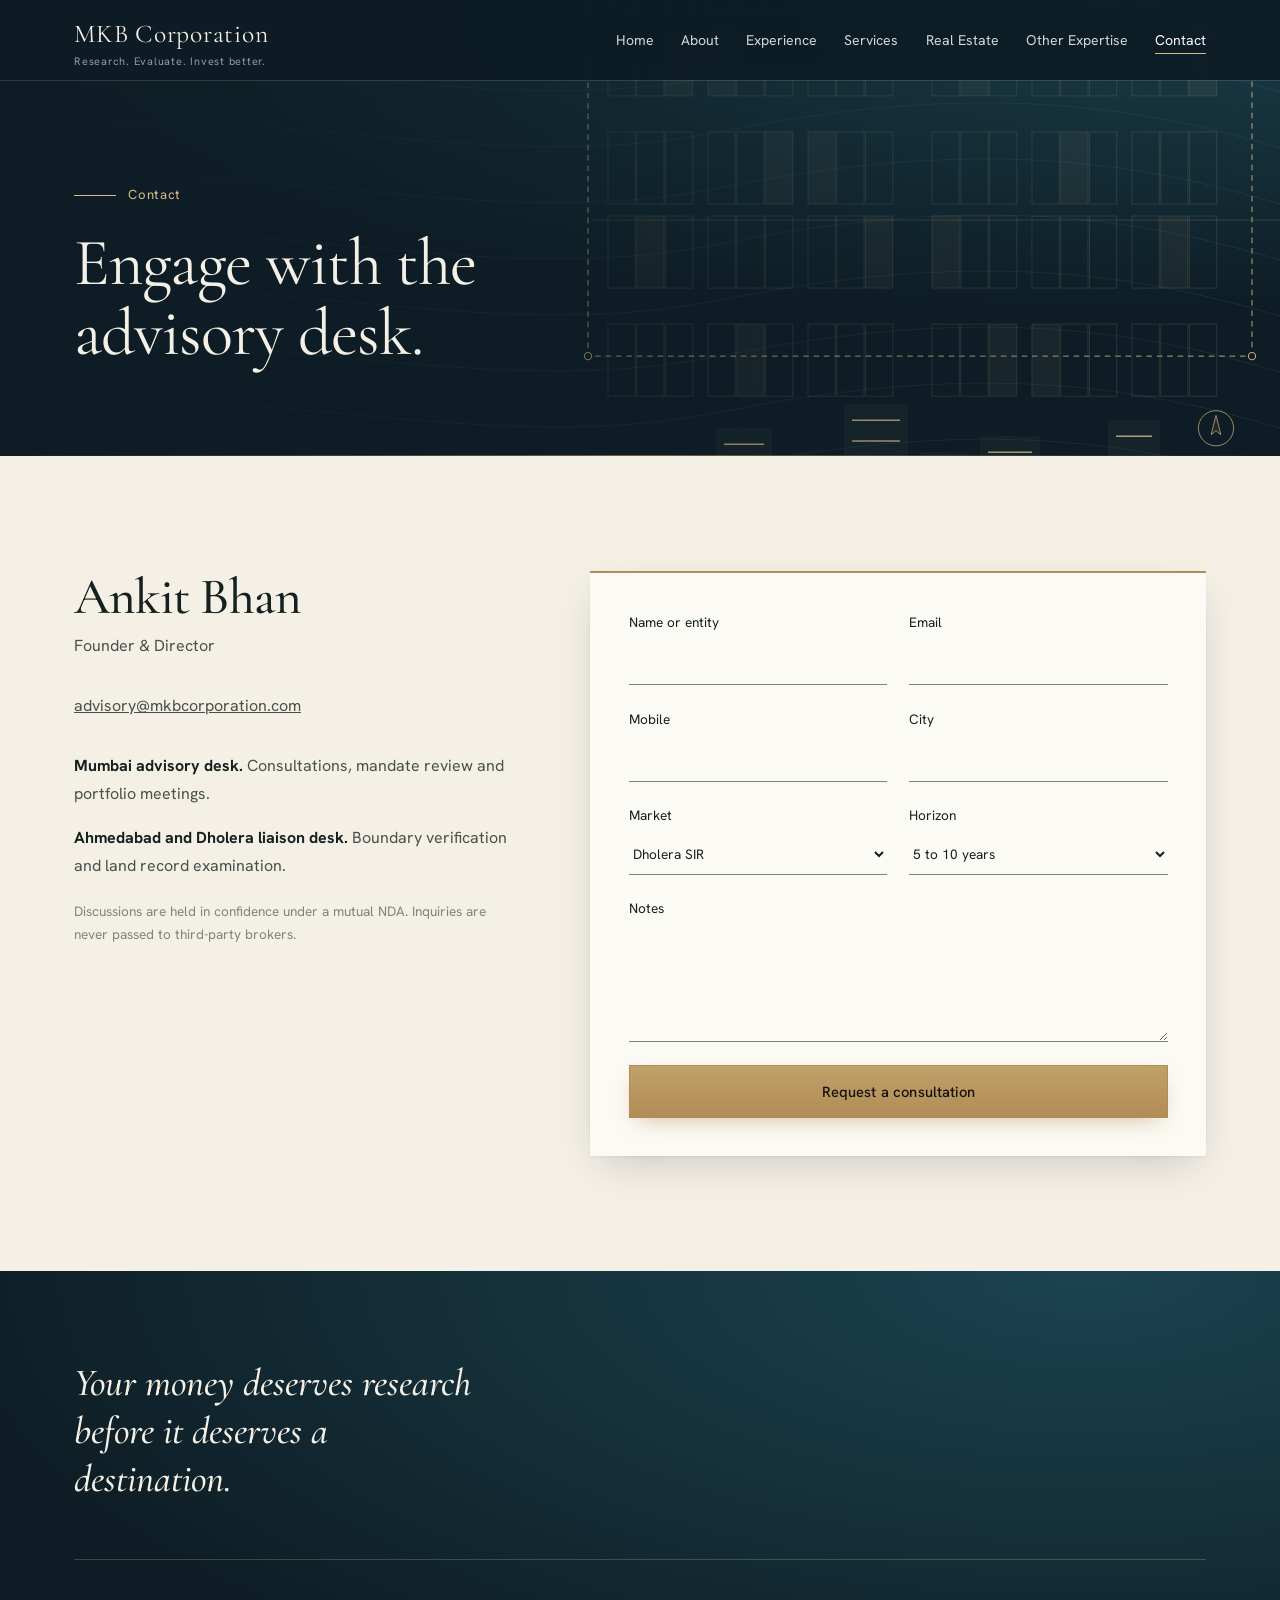
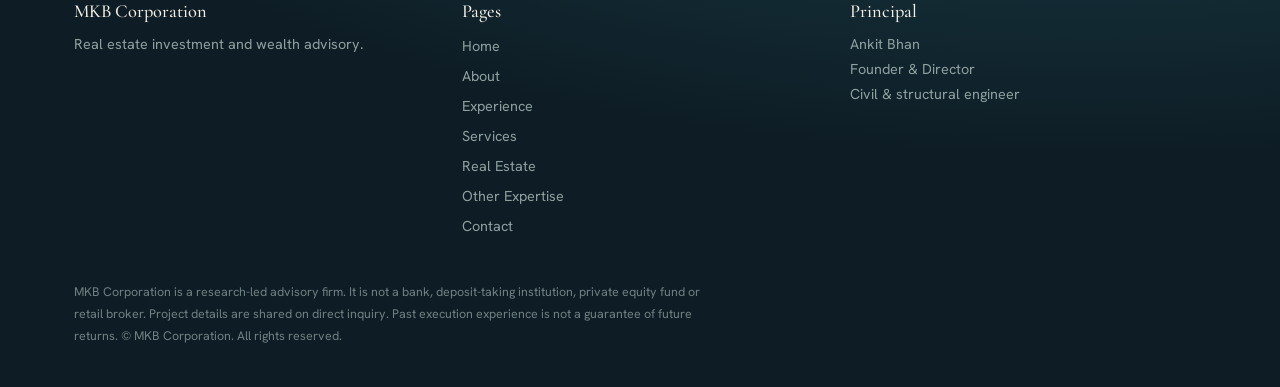
<file: contact.html>
<!DOCTYPE html><html lang="en"><head><meta charset="utf-8"><meta name="viewport" content="width=device-width,initial-scale=1"><title>Contact | MKB Corporation</title><link rel="preconnect" href="https://fonts.googleapis.com"><link rel="preconnect" href="https://fonts.gstatic.com" crossorigin><link href="https://fonts.googleapis.com/css2?family=Cormorant+Garamond:ital,wght@0,500;0,600;1,500&family=Hanken+Grotesk:wght@400;500&display=swap" rel="stylesheet"><link rel="stylesheet" href="styles.css"></head><body data-page="contact"><main><section class="page-hero"><div class="wrap"><div class="tag">Contact</div><h1>Engage with the advisory desk.</h1></div></section><section><div class="wrap split"><div><h2>Ankit Bhan</h2><p style="margin:.5rem 0 2rem;color:var(--gold-d)">Founder &amp; Director</p><p><a href="mailto:advisory@mkbcorporation.com">advisory@mkbcorporation.com</a></p><p style="margin-top:2rem"><b style="color:var(--ink)">Mumbai advisory desk.</b> Consultations, mandate review and portfolio meetings.</p><p style="margin-top:1rem"><b style="color:var(--ink)">Ahmedabad and Dholera liaison desk.</b> Boundary verification and land record examination.</p><p class="note">Discussions are held in confidence under a mutual NDA. Inquiries are never passed to third-party brokers.</p></div>
<form><div class="f2"><label>Name or entity<input required></label><label>Email<input type="email" required></label><label>Mobile<input type="tel" required></label><label>City<input required></label></div><div class="f2"><label>Market<select><option>Dholera SIR</option><option>Dehradun</option><option>Vizag</option><option>Bikaner</option><option>NCR or other</option></select></label><label>Horizon<select><option>3 to 5 years</option><option selected>5 to 10 years</option><option>10+ years</option></select></label></div><label>Notes<textarea rows="4"></textarea></label><button class="btn gold">Request a consultation</button><div class="ok" role="status">Your inquiry has been logged with Ankit Bhan's office. We will be in touch shortly.</div></form></div></section></main><script src="main.js"></script></body></html>
</file>
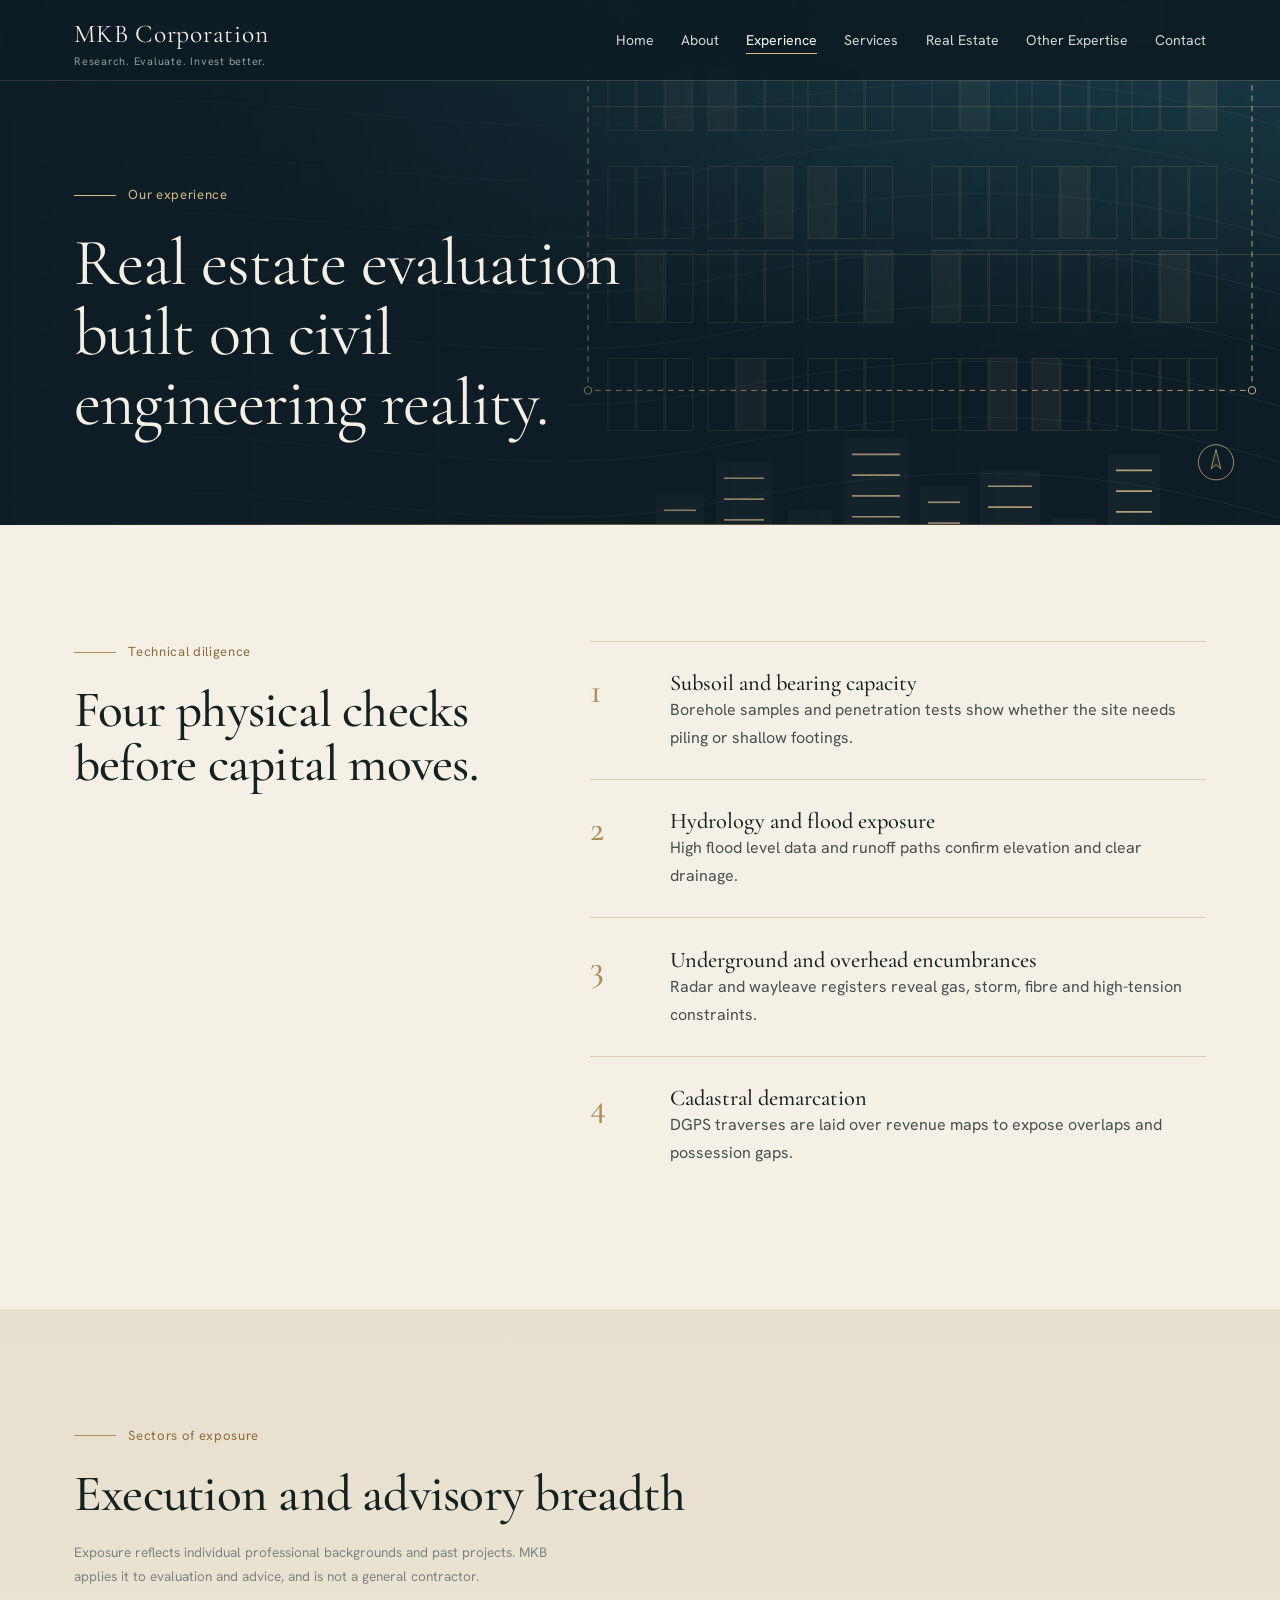
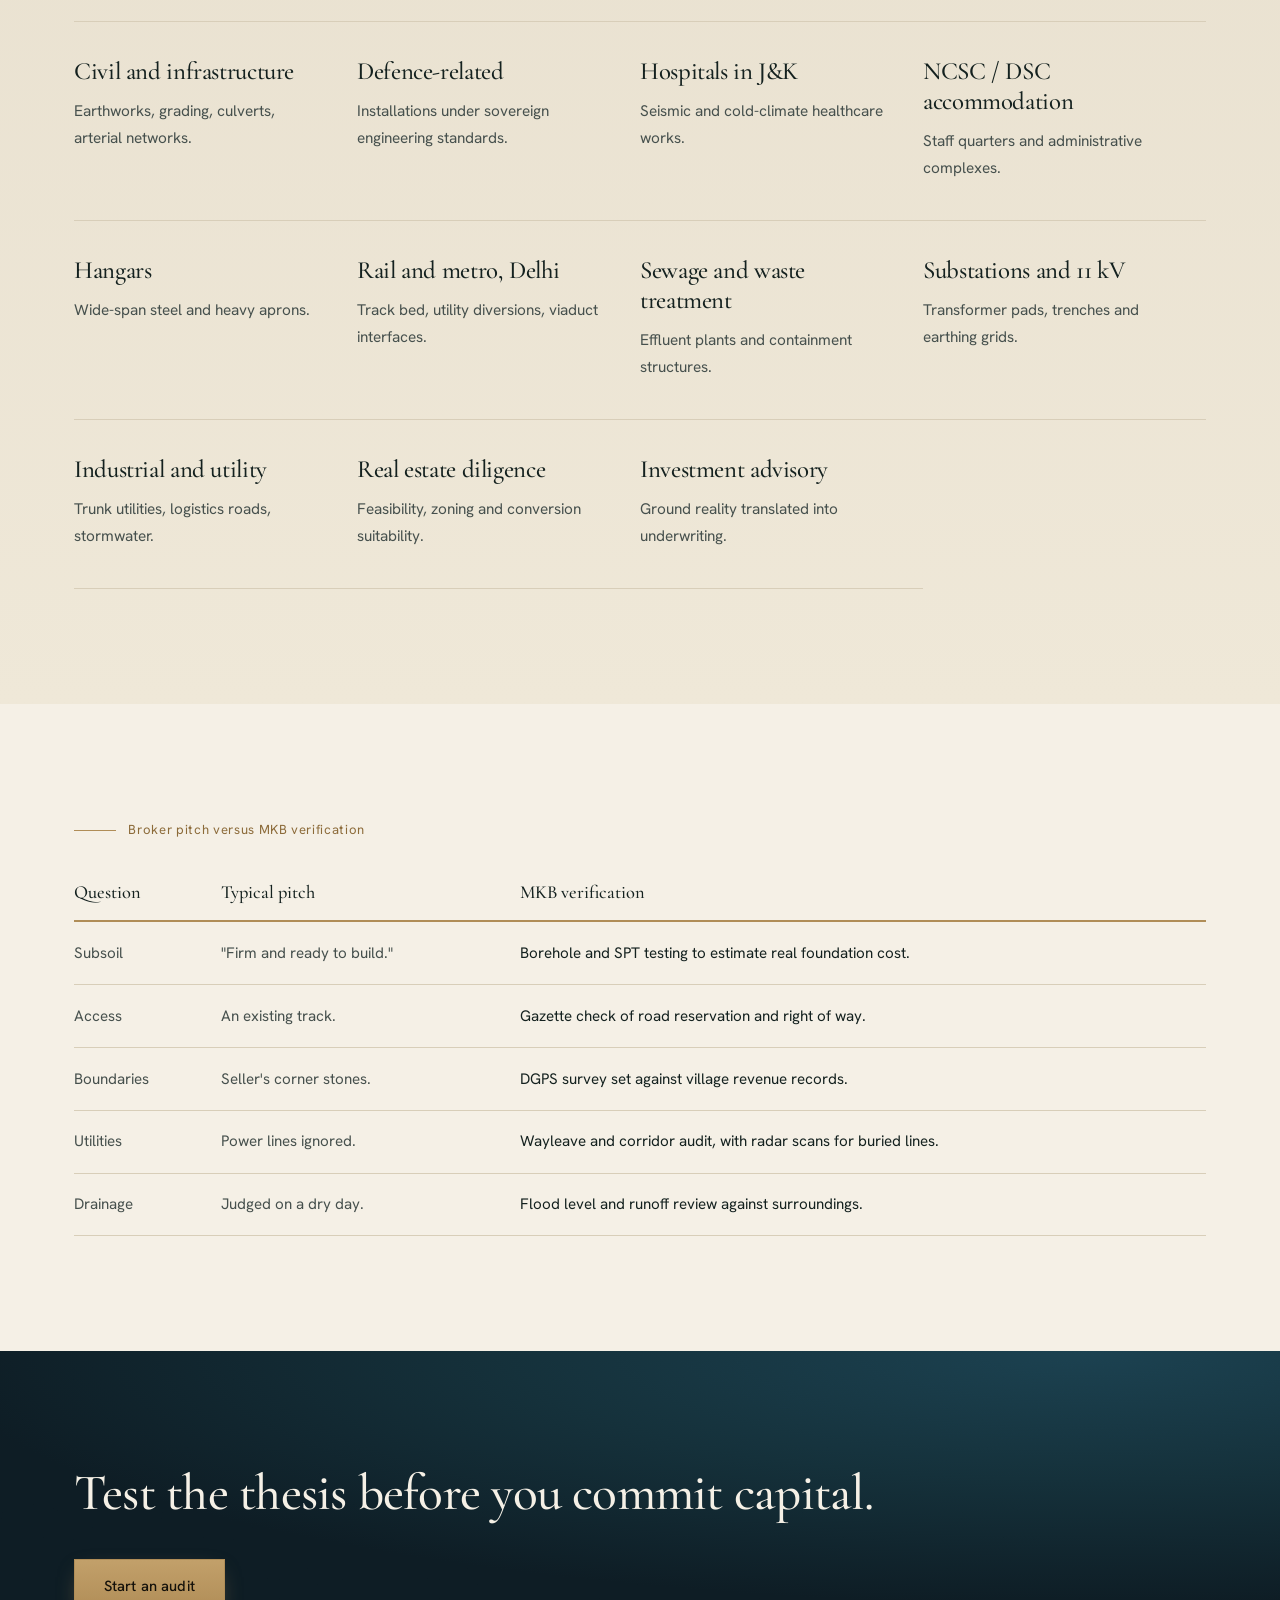
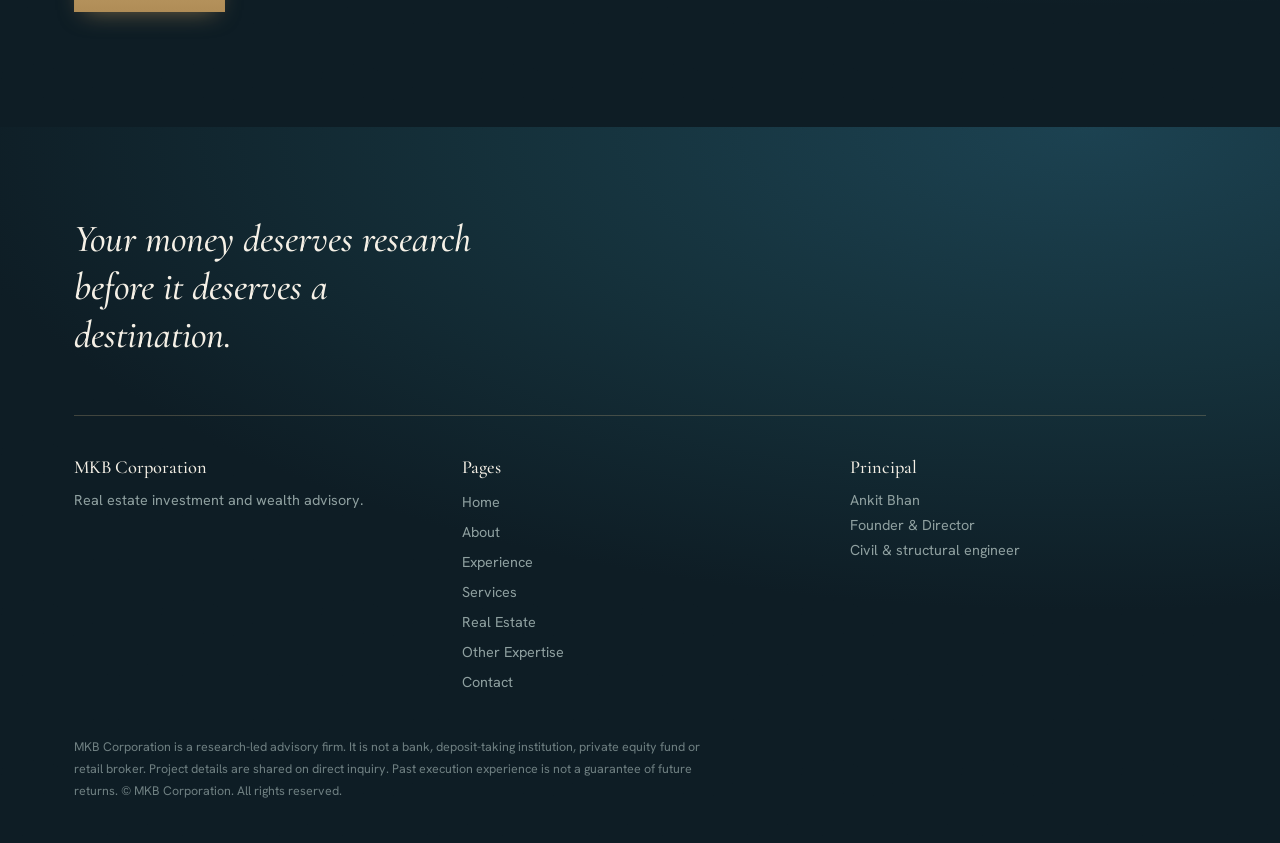
<file: experience.html>
<!DOCTYPE html><html lang="en"><head><meta charset="utf-8"><meta name="viewport" content="width=device-width,initial-scale=1"><title>Experience | MKB Corporation</title><link rel="preconnect" href="https://fonts.googleapis.com"><link rel="preconnect" href="https://fonts.gstatic.com" crossorigin><link href="https://fonts.googleapis.com/css2?family=Cormorant+Garamond:ital,wght@0,500;0,600;1,500&family=Hanken+Grotesk:wght@400;500&display=swap" rel="stylesheet"><link rel="stylesheet" href="styles.css"></head><body data-page="experience"><main><section class="page-hero"><div class="wrap"><div class="tag">Our experience</div><h1>Real estate evaluation built on civil engineering reality.</h1></div></section><section><div class="wrap split"><div><div class="tag">Technical diligence</div><h2>Four physical checks before capital moves.</h2></div><ol class="steps"><li class="rv"><div><b>Subsoil and bearing capacity</b>Borehole samples and penetration tests show whether the site needs piling or shallow footings.</div></li><li class="rv"><div><b>Hydrology and flood exposure</b>High flood level data and runoff paths confirm elevation and clear drainage.</div></li><li class="rv"><div><b>Underground and overhead encumbrances</b>Radar and wayleave registers reveal gas, storm, fibre and high-tension constraints.</div></li><li class="rv"><div><b>Cadastral demarcation</b>DGPS traverses are laid over revenue maps to expose overlaps and possession gaps.</div></li></ol></div></section>
<section class="alt"><div class="wrap"><div class="tag">Sectors of exposure</div><h2 style="margin-bottom:1rem">Execution and advisory breadth</h2><p class="note" style="margin-bottom:2rem">Exposure reflects individual professional backgrounds and past projects. MKB applies it to evaluation and advice, and is not a general contractor.</p><div class="grid"><div class="rv"><h3>Civil and infrastructure</h3><p>Earthworks, grading, culverts, arterial networks.</p></div><div class="rv"><h3>Defence-related</h3><p>Installations under sovereign engineering standards.</p></div><div class="rv"><h3>Hospitals in J&K</h3><p>Seismic and cold-climate healthcare works.</p></div><div class="rv"><h3>NCSC / DSC accommodation</h3><p>Staff quarters and administrative complexes.</p></div><div class="rv"><h3>Hangars</h3><p>Wide-span steel and heavy aprons.</p></div><div class="rv"><h3>Rail and metro, Delhi</h3><p>Track bed, utility diversions, viaduct interfaces.</p></div><div class="rv"><h3>Sewage and waste treatment</h3><p>Effluent plants and containment structures.</p></div><div class="rv"><h3>Substations and 11 kV</h3><p>Transformer pads, trenches and earthing grids.</p></div><div class="rv"><h3>Industrial and utility</h3><p>Trunk utilities, logistics roads, stormwater.</p></div><div class="rv"><h3>Real estate diligence</h3><p>Feasibility, zoning and conversion suitability.</p></div><div class="rv"><h3>Investment advisory</h3><p>Ground reality translated into underwriting.</p></div></div></div></section>
<section><div class="wrap"><div class="tag">Broker pitch versus MKB verification</div><div class="tbl"><table><tr><th>Question</th><th>Typical pitch</th><th>MKB verification</th></tr>
<tr><td>Subsoil</td><td>"Firm and ready to build."</td><td>Borehole and SPT testing to estimate real foundation cost.</td></tr>
<tr><td>Access</td><td>An existing track.</td><td>Gazette check of road reservation and right of way.</td></tr>
<tr><td>Boundaries</td><td>Seller's corner stones.</td><td>DGPS survey set against village revenue records.</td></tr>
<tr><td>Utilities</td><td>Power lines ignored.</td><td>Wayleave and corridor audit, with radar scans for buried lines.</td></tr>
<tr><td>Drainage</td><td>Judged on a dry day.</td><td>Flood level and runoff review against surroundings.</td></tr></table></div></div></section><section class="dark"><div class="wrap"><h2>Test the thesis before you commit capital.</h2><div class="row"><a class="btn gold" href="contact.html">Start an audit</a></div></div></section></main><script src="main.js"></script></body></html>
</file>
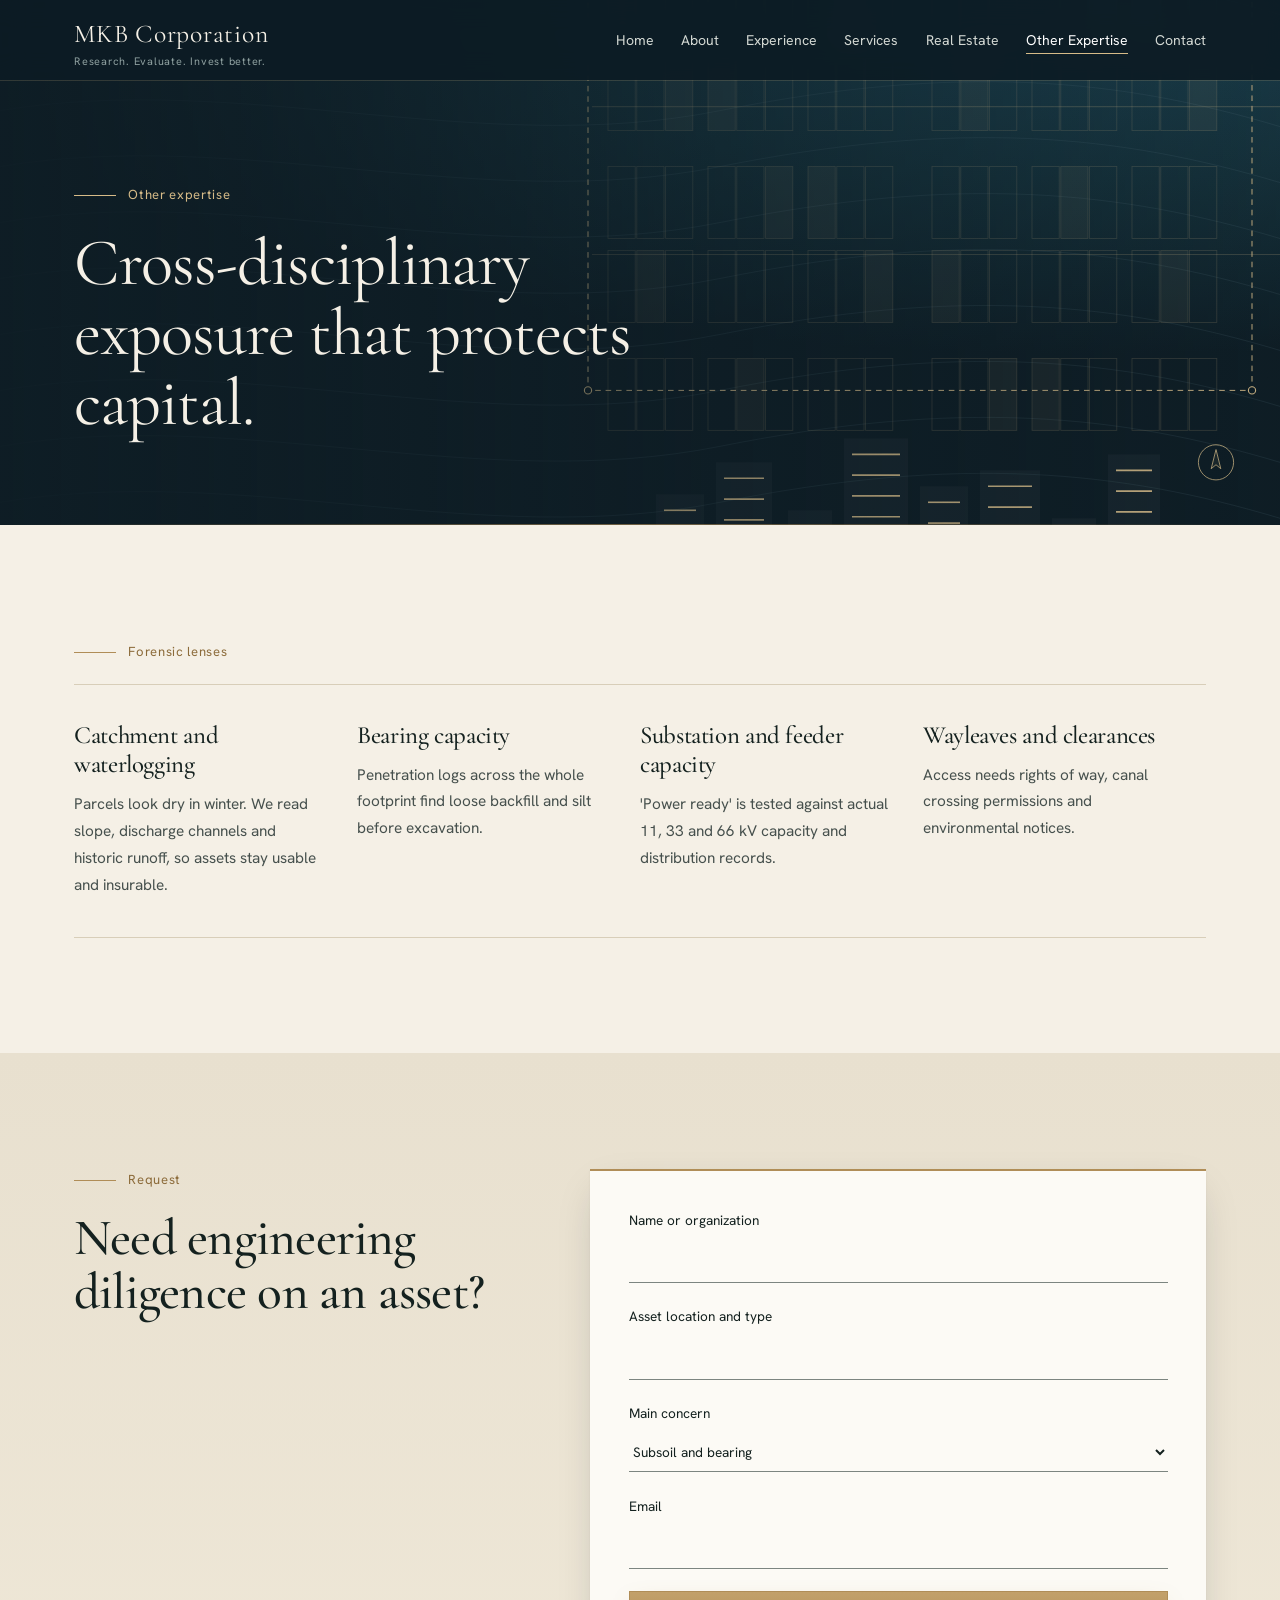
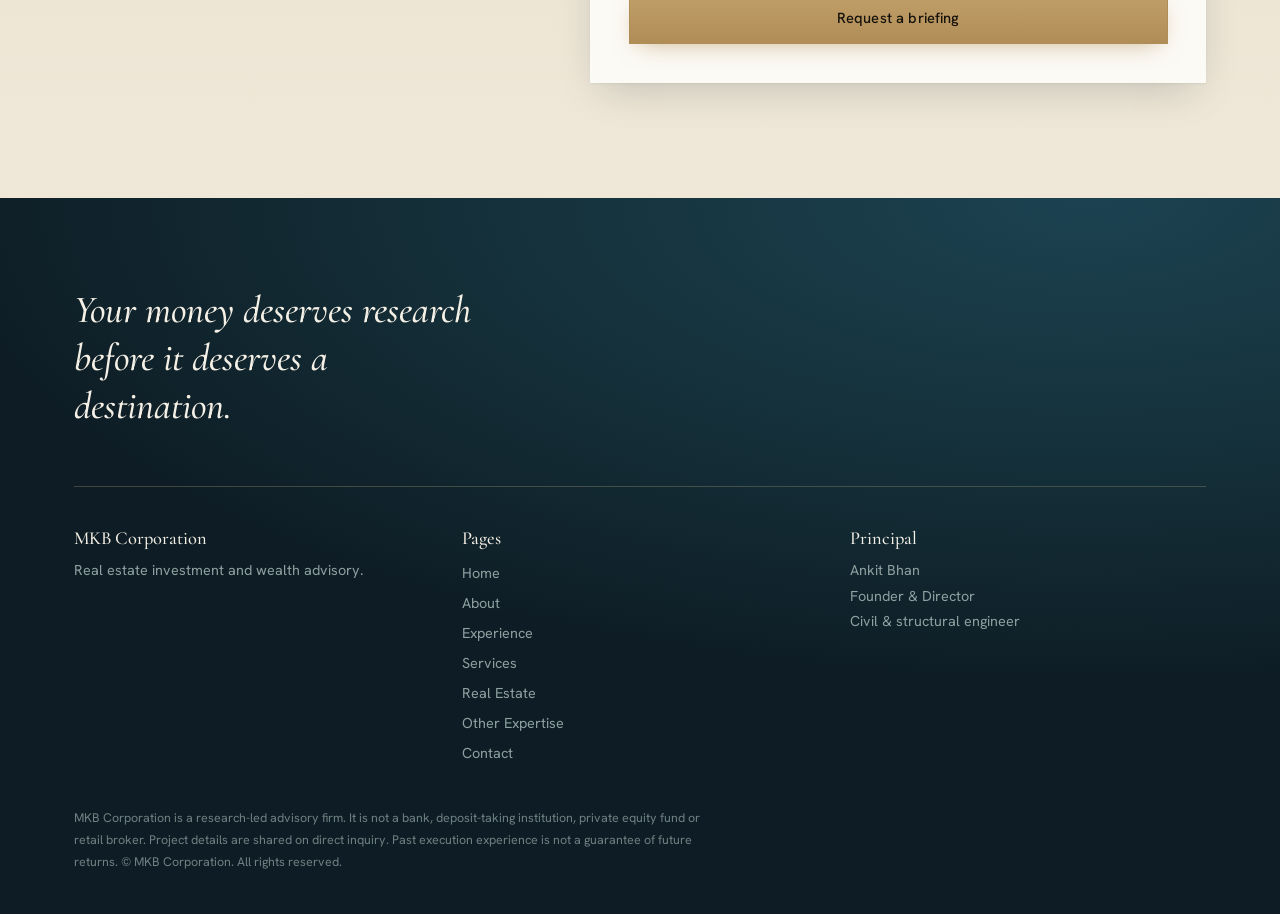
<file: expertise.html>
<!DOCTYPE html><html lang="en"><head><meta charset="utf-8"><meta name="viewport" content="width=device-width,initial-scale=1"><title>Other Expertise | MKB Corporation</title><link rel="preconnect" href="https://fonts.googleapis.com"><link rel="preconnect" href="https://fonts.gstatic.com" crossorigin><link href="https://fonts.googleapis.com/css2?family=Cormorant+Garamond:ital,wght@0,500;0,600;1,500&family=Hanken+Grotesk:wght@400;500&display=swap" rel="stylesheet"><link rel="stylesheet" href="styles.css"></head><body data-page="expertise"><main><section class="page-hero"><div class="wrap"><div class="tag">Other expertise</div><h1>Cross-disciplinary exposure that protects capital.</h1></div></section><section><div class="wrap"><div class="tag">Forensic lenses</div><div class="grid"><div class="rv"><h3>Catchment and waterlogging</h3><p>Parcels look dry in winter. We read slope, discharge channels and historic runoff, so assets stay usable and insurable.</p></div><div class="rv"><h3>Bearing capacity</h3><p>Penetration logs across the whole footprint find loose backfill and silt before excavation.</p></div><div class="rv"><h3>Substation and feeder capacity</h3><p>'Power ready' is tested against actual 11, 33 and 66 kV capacity and distribution records.</p></div><div class="rv"><h3>Wayleaves and clearances</h3><p>Access needs rights of way, canal crossing permissions and environmental notices.</p></div></div></div></section><section class="alt"><div class="wrap split"><div><div class="tag">Request</div><h2>Need engineering diligence on an asset?</h2></div><form><label>Name or organization<input required></label><label>Asset location and type<input required></label><label>Main concern<select><option>Subsoil and bearing</option><option>Flood and drainage</option><option>Power availability</option><option>Right of way and clearances</option><option>Full pre-acquisition review</option></select></label><label>Email<input type="email" required></label><button class="btn gold">Request a briefing</button><div class="ok" role="status">Received. Our advisory desk will reply in confidence.</div></form></div></section></main><script src="main.js"></script></body></html>
</file>
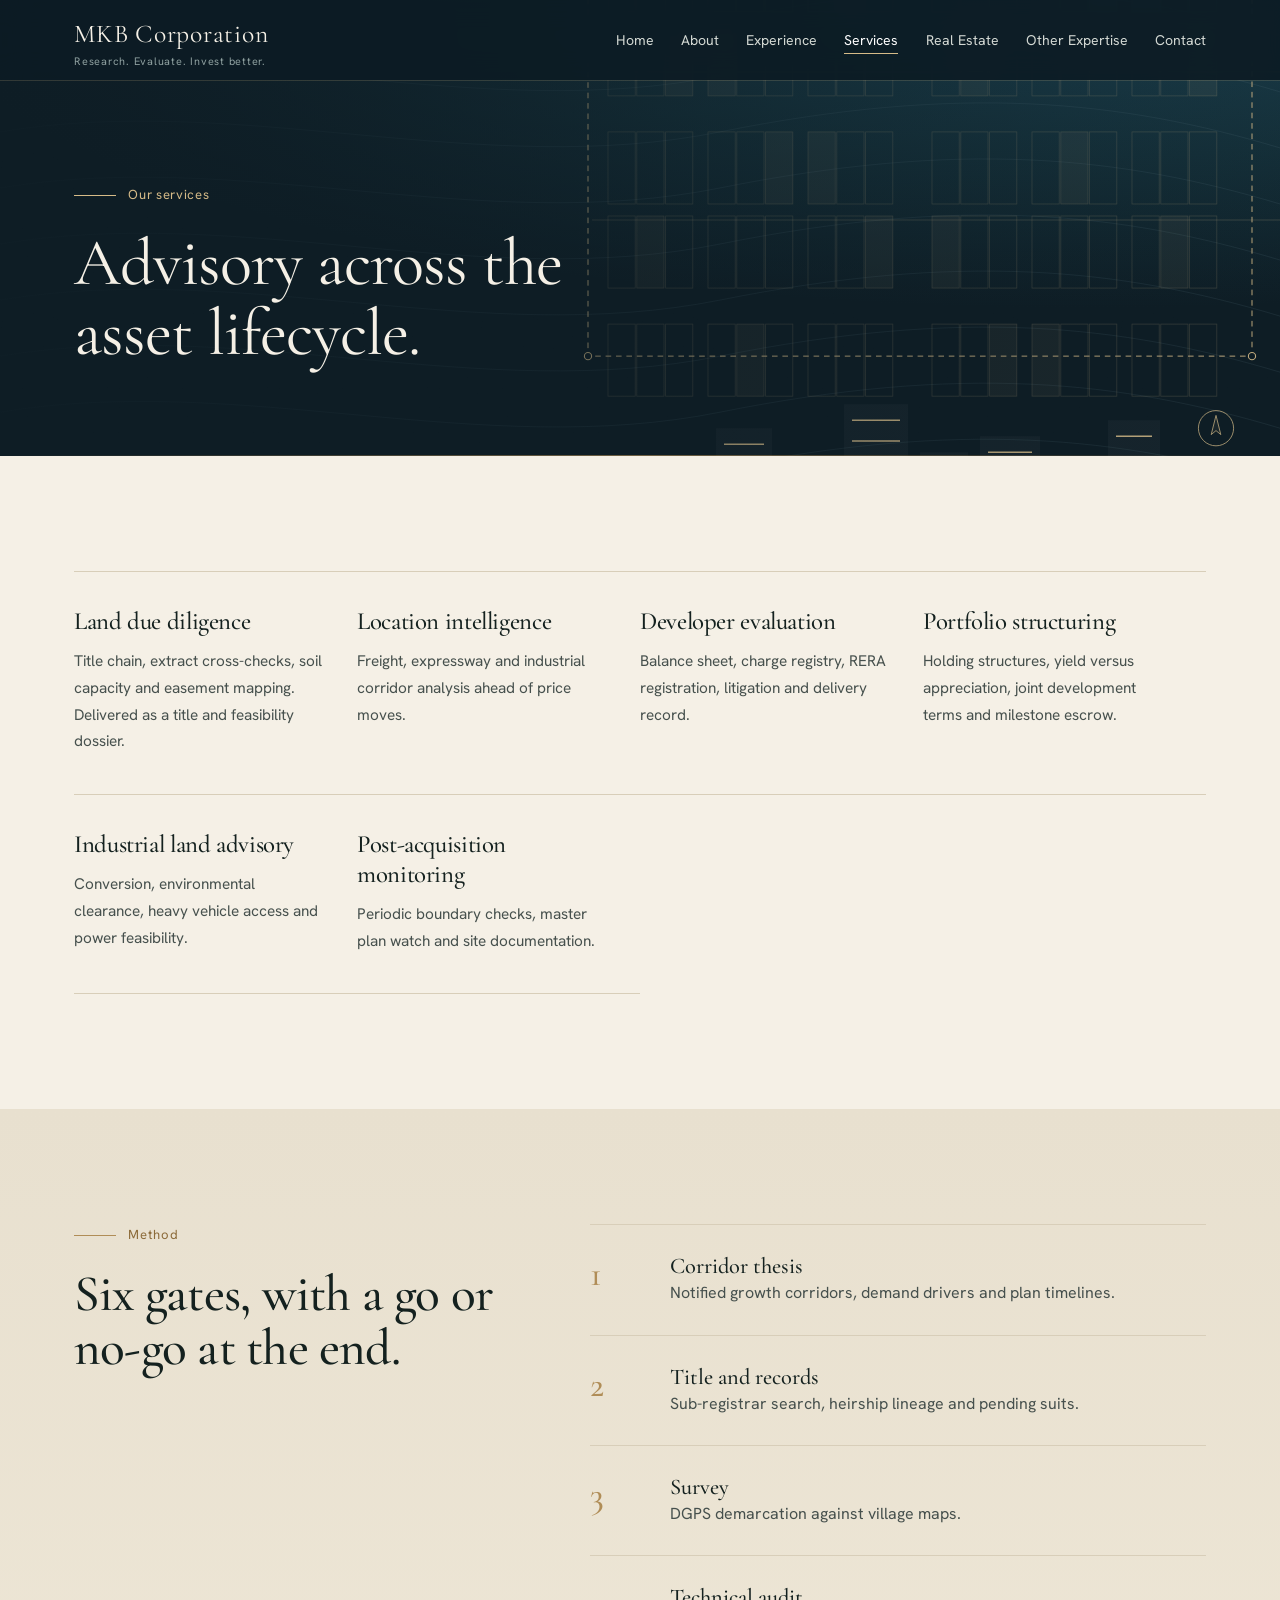
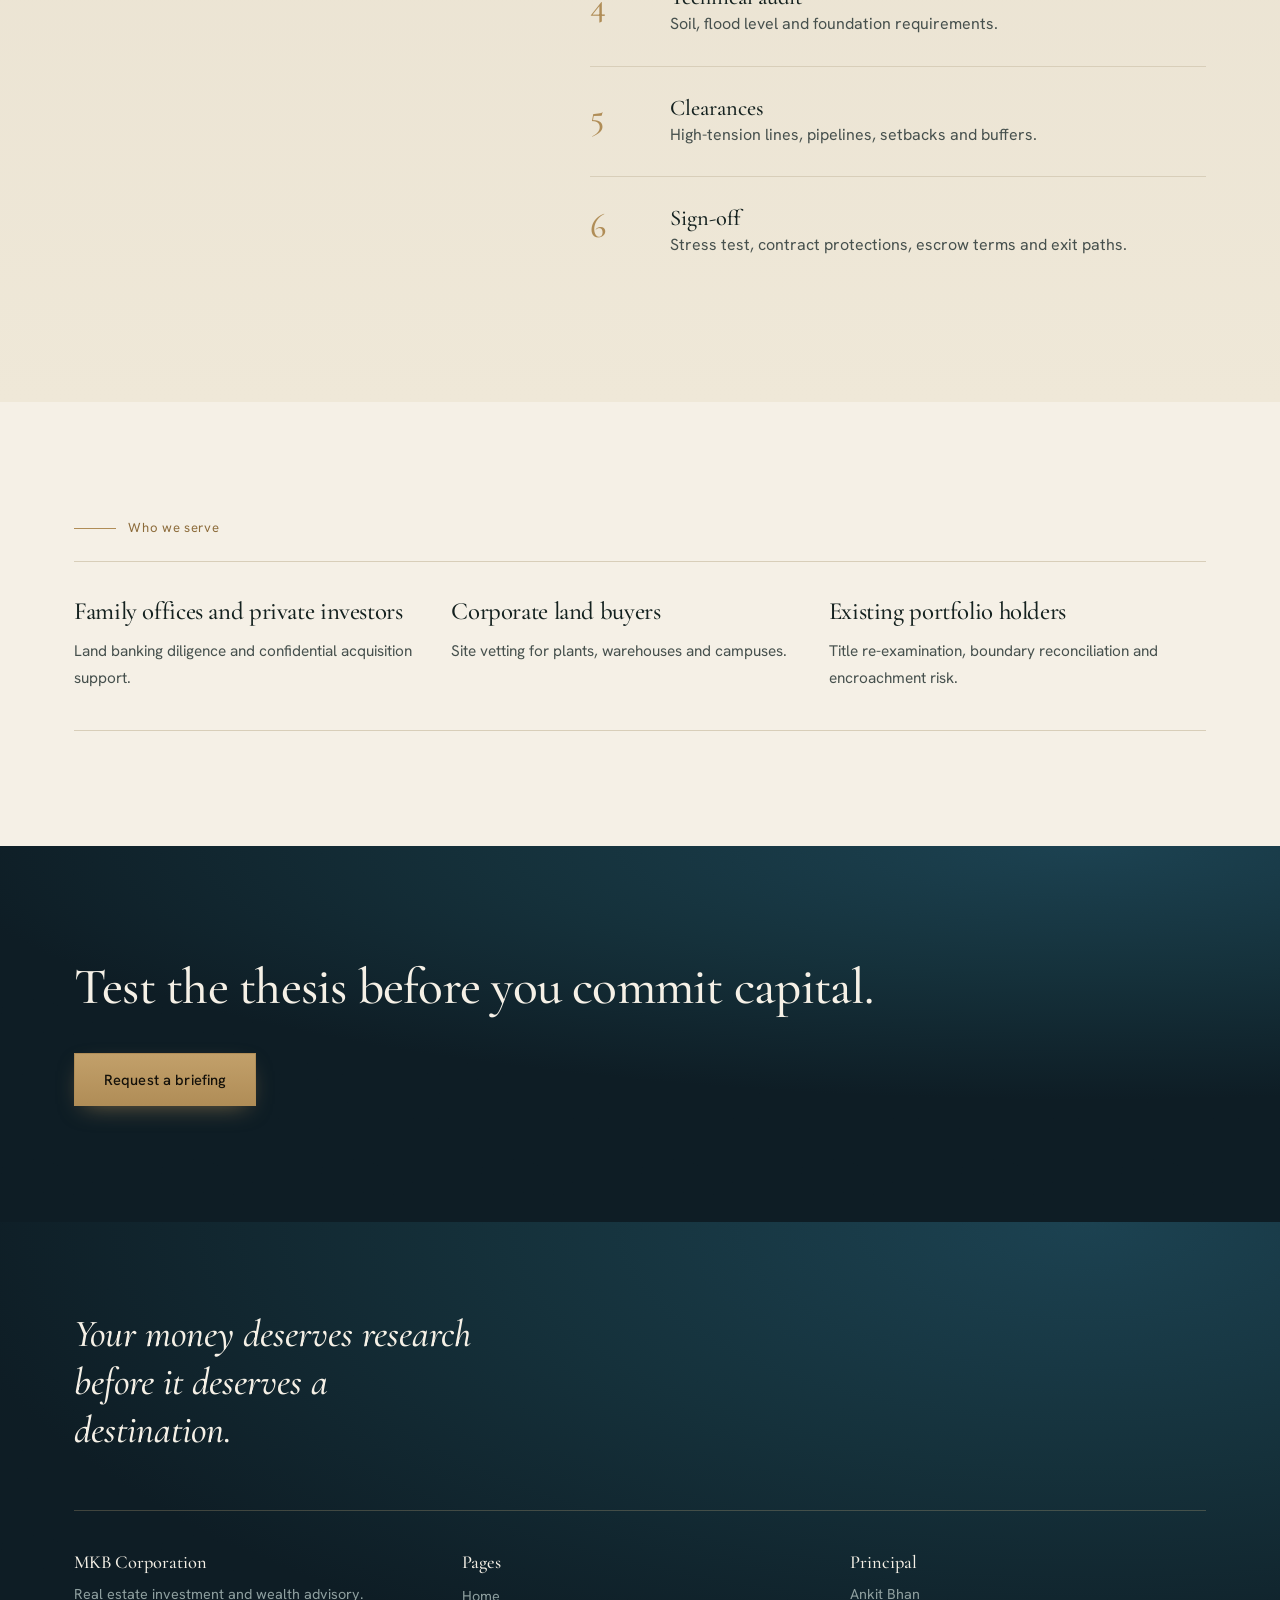
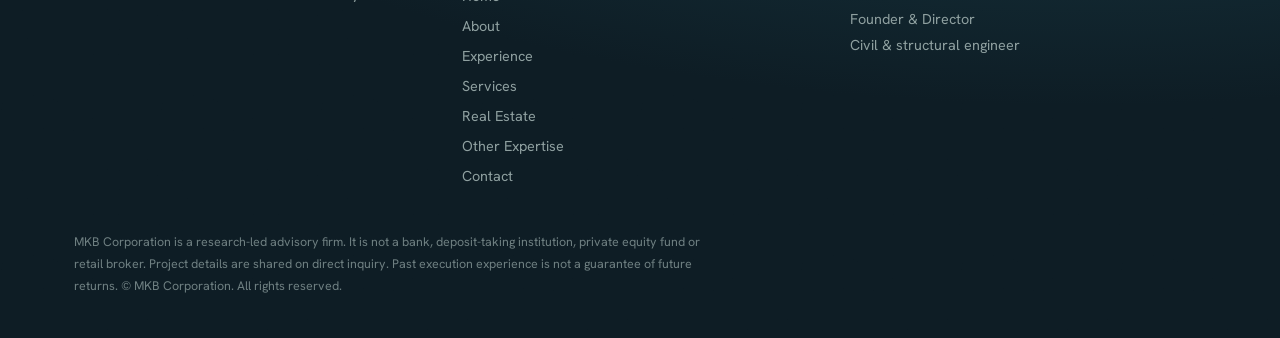
<file: services.html>
<!DOCTYPE html><html lang="en"><head><meta charset="utf-8"><meta name="viewport" content="width=device-width,initial-scale=1"><title>Services | MKB Corporation</title><link rel="preconnect" href="https://fonts.googleapis.com"><link rel="preconnect" href="https://fonts.gstatic.com" crossorigin><link href="https://fonts.googleapis.com/css2?family=Cormorant+Garamond:ital,wght@0,500;0,600;1,500&family=Hanken+Grotesk:wght@400;500&display=swap" rel="stylesheet"><link rel="stylesheet" href="styles.css"></head><body data-page="services"><main><section class="page-hero"><div class="wrap"><div class="tag">Our services</div><h1>Advisory across the asset lifecycle.</h1></div></section><section><div class="wrap"><div class="grid"><div class="rv"><h3>Land due diligence</h3><p>Title chain, extract cross-checks, soil capacity and easement mapping. Delivered as a title and feasibility dossier.</p></div><div class="rv"><h3>Location intelligence</h3><p>Freight, expressway and industrial corridor analysis ahead of price moves.</p></div><div class="rv"><h3>Developer evaluation</h3><p>Balance sheet, charge registry, RERA registration, litigation and delivery record.</p></div><div class="rv"><h3>Portfolio structuring</h3><p>Holding structures, yield versus appreciation, joint development terms and milestone escrow.</p></div><div class="rv"><h3>Industrial land advisory</h3><p>Conversion, environmental clearance, heavy vehicle access and power feasibility.</p></div><div class="rv"><h3>Post-acquisition monitoring</h3><p>Periodic boundary checks, master plan watch and site documentation.</p></div></div></div></section><section class="alt"><div class="wrap split"><div><div class="tag">Method</div><h2>Six gates, with a go or no-go at the end.</h2></div><ol class="steps"><li class="rv"><div><b>Corridor thesis</b>Notified growth corridors, demand drivers and plan timelines.</div></li><li class="rv"><div><b>Title and records</b>Sub-registrar search, heirship lineage and pending suits.</div></li><li class="rv"><div><b>Survey</b>DGPS demarcation against village maps.</div></li><li class="rv"><div><b>Technical audit</b>Soil, flood level and foundation requirements.</div></li><li class="rv"><div><b>Clearances</b>High-tension lines, pipelines, setbacks and buffers.</div></li><li class="rv"><div><b>Sign-off</b>Stress test, contract protections, escrow terms and exit paths.</div></li></ol></div></section><section><div class="wrap"><div class="tag">Who we serve</div><div class="grid"><div class="rv"><h3>Family offices and private investors</h3><p>Land banking diligence and confidential acquisition support.</p></div><div class="rv"><h3>Corporate land buyers</h3><p>Site vetting for plants, warehouses and campuses.</p></div><div class="rv"><h3>Existing portfolio holders</h3><p>Title re-examination, boundary reconciliation and encroachment risk.</p></div></div></div></section><section class="dark"><div class="wrap"><h2>Test the thesis before you commit capital.</h2><div class="row"><a class="btn gold" href="contact.html">Request a briefing</a></div></div></section></main><script src="main.js"></script></body></html>
</file>
<file: styles.css>
:root{
--deep:#0D1C24;--deep-2:#14303A;--deep-3:#1B4150;
--ivory:#F5F0E6;--paper:#FCFAF5;--sand:#E8E0CF;--line:#D8CEB9;
--ink:#14211F;--ink-2:#46504D;--mute:#7C8580;
--brass:#B08D57;--brass-l:#D6BB88;--brass-d:#8C6B3A;
--on-deep:#D4D9D4;--on-deep-2:#8FA0A0;
--serif:"Cormorant Garamond",Georgia,serif;--sans:"Hanken Grotesk",system-ui,sans-serif;
--wrap:1180px;--s:clamp(4.5rem,9vw,8rem);
--lift:0 1px 2px rgba(13,28,36,.06),0 14px 40px -12px rgba(13,28,36,.22);
--grain:url("data:image/svg+xml,%3Csvg xmlns='http://www.w3.org/2000/svg' width='160' height='160'%3E%3Cfilter id='n'%3E%3CfeTurbulence type='fractalNoise' baseFrequency='.8' numOctaves='2' stitchTiles='stitch'/%3E%3CfeColorMatrix values='0 0 0 0 1 0 0 0 0 1 0 0 0 0 1 0 0 0 .5 0'/%3E%3C/filter%3E%3Crect width='100%25' height='100%25' filter='url(%23n)'/%3E%3C/svg%3E")}
*{box-sizing:border-box;margin:0}html{scroll-behavior:smooth}
body{background:var(--ivory);color:var(--ink-2);font:400 1rem/1.75 var(--sans);-webkit-font-smoothing:antialiased}
img{max-width:100%;display:block}a{color:inherit}
:focus-visible{outline:2px solid var(--brass);outline-offset:3px}
.wrap{max-width:var(--wrap);margin:0 auto;padding:0 1.5rem}
h1,h2,h3{font-family:var(--serif);color:var(--ink);font-weight:500;line-height:1.05;letter-spacing:-.015em}
h1{font-size:clamp(3rem,6.6vw,5.8rem);font-weight:400}h2{font-size:clamp(2.1rem,4vw,3.4rem)}h3{font-size:1.55rem;line-height:1.2}
p{max-width:62ch}.lede{font-size:1.15rem}
.tag{font-size:.82rem;color:var(--brass-d);letter-spacing:.05em;display:flex;align-items:center;gap:.8rem;margin-bottom:1.3rem}
.tag:before{content:"";width:2.6rem;height:1px;background:var(--brass)}
section{padding:var(--s) 0}
.alt{background:linear-gradient(180deg,var(--sand),#EFE8D8)}
/* dark surfaces: layered tone + grain */
.dark,.hero,.page-hero,footer{background:radial-gradient(120% 90% at 85% 0,var(--deep-3) 0,var(--deep-2) 38%,var(--deep) 75%);color:var(--on-deep);position:relative;isolation:isolate}
.dark:after,.hero:after,.page-hero:after,footer:after{content:"";position:absolute;inset:0;z-index:-1;background:var(--grain);opacity:.05;mix-blend-mode:overlay;pointer-events:none}
.dark h2,.dark h3,.hero h1,.page-hero h1,.dark .quote{color:var(--ivory)}
.dark .tag,.hero .tag,.page-hero .tag{color:var(--brass-l)}.dark .tag:before,.hero .tag:before,.page-hero .tag:before{background:var(--brass-l)}
/* header */
header{position:fixed;inset:0 0 auto;z-index:50;transition:background .35s,box-shadow .35s}
header.solid{background:rgba(13,28,36,.92);backdrop-filter:blur(14px);box-shadow:0 1px 0 rgba(214,187,136,.18)}
.nav{display:flex;align-items:center;justify-content:space-between;height:80px}
.logo{text-decoration:none;font-family:var(--serif);font-size:1.6rem;color:var(--ivory);letter-spacing:.03em}
.logo small{display:block;font:400 .68rem var(--sans);color:var(--on-deep-2);letter-spacing:.07em;margin-top:-2px}
nav ul{display:flex;gap:1.7rem;list-style:none;padding:0}
nav a{font-size:.88rem;text-decoration:none;color:var(--on-deep);padding:.3rem 0;background:linear-gradient(var(--brass-l),var(--brass-l)) 0 100%/0 1px no-repeat;transition:background-size .3s,color .3s}
nav a:hover,nav a[aria-current]{background-size:100% 1px;color:#fff}
.burger{display:none;background:none;border:1px solid rgba(214,187,136,.4);font:inherit;font-size:.85rem;color:var(--ivory);cursor:pointer;padding:.45rem .9rem}
@media(max-width:960px){.burger{display:block}nav ul{position:absolute;top:80px;left:0;right:0;background:var(--deep);flex-direction:column;gap:0;padding:.5rem 1.5rem 1.5rem;display:none;box-shadow:0 20px 30px rgba(0,0,0,.3)}nav ul.open{display:flex}nav li a{display:block;padding:.85rem 0}}
/* buttons */
.btn{display:inline-block;font:500 .92rem var(--sans);letter-spacing:.01em;text-decoration:none;padding:1rem 1.8rem;border:1px solid var(--ink);color:var(--ink);background:none;cursor:pointer;transition:.3s}
.btn:hover{background:var(--ink);color:var(--ivory)}
.btn.gold{background:linear-gradient(180deg,#C2A06A,var(--brass));border-color:var(--brass);color:#14110A;box-shadow:0 8px 24px -10px rgba(176,141,87,.7)}
.btn.gold:hover{background:var(--brass-l);border-color:var(--brass-l);color:#14110A}
.dark .btn,.hero .btn,.page-hero .btn{border-color:rgba(245,240,230,.45);color:var(--ivory)}
.dark .btn:hover,.hero .btn:hover{background:var(--ivory);color:var(--deep)}
.dark .btn.gold,.hero .btn.gold{border-color:var(--brass);color:#14110A}.dark .btn.gold:hover,.hero .btn.gold:hover{background:var(--brass-l);color:#14110A}
.row{display:flex;gap:1rem;flex-wrap:wrap;margin-top:2.4rem}
/* heroes */
.hero{min-height:94svh;display:grid;align-items:end;padding:10rem 0 8rem;background:linear-gradient(90deg,rgba(13,28,36,.9) 0,rgba(13,28,36,.45) 48%,rgba(13,28,36,0) 80%),url(hero-plan.svg) right center/cover no-repeat,radial-gradient(120% 90% at 85% 0,var(--deep-3) 0,var(--deep-2) 38%,var(--deep) 75%)}
.hero h1{max-width:14ch}.hero p{margin-top:1.6rem;max-width:48ch}
.page-hero{padding:11.5rem 0 5.5rem;background:linear-gradient(90deg,rgba(13,28,36,.92) 0,rgba(13,28,36,.4) 55%,rgba(13,28,36,.1) 100%),url(hero-plan.svg) right center/cover no-repeat,radial-gradient(120% 90% at 85% 0,var(--deep-3) 0,var(--deep-2) 38%,var(--deep) 75%)}
.page-hero h1{font-size:clamp(2.5rem,5.2vw,4.4rem);max-width:19ch}
.page-hero:before,.hero:before{content:"";position:absolute;left:0;right:0;bottom:0;height:1px;background:linear-gradient(90deg,transparent,var(--brass),transparent);opacity:.6}
/* property strip overlapping hero */
.types{padding:0;margin-top:-4rem;position:relative;z-index:3}
.types .wrap{display:grid;grid-template-columns:repeat(auto-fit,minmax(210px,1fr));background:var(--paper);box-shadow:var(--lift);border-top:2px solid var(--brass);padding:0}
.types a{text-decoration:none;padding:2rem 1.8rem;border-left:1px solid var(--line);transition:background .3s}
.types a:first-child{border-left:0}.types a:hover{background:#fff}
.types b{display:block;font:500 1.45rem var(--serif);color:var(--ink)}.types span{font-size:.9rem;color:var(--mute)}
/* layout */
.split{display:grid;grid-template-columns:1fr 1.4fr;gap:clamp(2rem,6vw,6rem);align-items:start}
.grid{display:grid;grid-template-columns:repeat(auto-fit,minmax(250px,1fr));border-top:1px solid var(--line)}
.grid>*{padding:2.2rem 2rem 2.4rem 0;border-bottom:1px solid var(--line)}
.grid h3{margin-bottom:.7rem}.grid p{font-size:.96rem}
.dark .grid,.dark .grid>*{border-color:rgba(214,187,136,.2)}
.steps{counter-reset:s;list-style:none;padding:0;display:grid}
.steps li{counter-increment:s;display:grid;grid-template-columns:4rem 1fr;gap:1rem;padding:1.7rem 0;border-top:1px solid var(--line)}
.steps li:before{content:counter(s);font:500 2.2rem var(--serif);color:var(--brass)}
.steps b{display:block;font:500 1.4rem var(--serif);color:var(--ink)}
.chain{display:flex;flex-wrap:wrap;gap:.5rem;list-style:none;padding:0;margin-top:2rem}
.chain li{padding:.6rem 1rem;border:1px solid rgba(214,187,136,.28);font-size:.9rem;background:rgba(255,255,255,.03)}.chain li:last-child{border-color:var(--brass-l);color:var(--brass-l)}
.dark img,.split>img{box-shadow:0 30px 60px -25px rgba(0,0,0,.6);outline:1px solid rgba(214,187,136,.35);outline-offset:10px}
.proj{display:grid;grid-template-columns:repeat(auto-fit,minmax(300px,1fr));gap:2.2rem}
.card{background:var(--paper);display:flex;flex-direction:column;box-shadow:var(--lift);border-top:2px solid var(--brass);transition:transform .5s,box-shadow .5s}
.card:hover{transform:translateY(-4px);box-shadow:0 1px 2px rgba(13,28,36,.06),0 28px 50px -16px rgba(13,28,36,.3)}
.card .ph{aspect-ratio:4/3;overflow:hidden;background:var(--sand)}
.card img{width:100%;height:100%;object-fit:cover;transition:transform .9s}.card:hover img{transform:scale(1.04)}
.card .ph.blank{display:grid;place-items:center;font:italic 1.5rem var(--serif);color:var(--mute);background:linear-gradient(135deg,var(--sand),#F1EBDD)}
.card div.b{padding:1.6rem 1.7rem 1.7rem}.card small{color:var(--brass-d);font-size:.82rem}.card p{font-size:.96rem;margin:.5rem 0 1rem}
.card .pending{font-size:.85rem;color:var(--mute);font-style:italic;border-top:1px solid var(--line);padding-top:.8rem}
.quote{font:italic 500 clamp(1.8rem,3.4vw,2.8rem)/1.25 var(--serif);color:var(--ink);max-width:24ch}
.note{font-size:.85rem;color:var(--mute);margin-top:1.2rem}.dark .note{color:var(--on-deep-2)}
table{width:100%;border-collapse:collapse;font-size:.95rem}th,td{text-align:left;padding:1.1rem 1.2rem 1.1rem 0;border-bottom:1px solid var(--line);vertical-align:top}th{font:500 1.15rem var(--serif);color:var(--ink);border-bottom:2px solid var(--brass)}td:last-child{color:var(--ink)}
.tbl{overflow-x:auto}
/* forms */
form{display:grid;gap:1.4rem}.f2{display:grid;grid-template-columns:1fr 1fr;gap:1.4rem}@media(max-width:600px){.f2{grid-template-columns:1fr}}
.split>form{background:var(--paper);padding:2.4rem;box-shadow:var(--lift);border-top:2px solid var(--brass)}
label{font-size:.85rem;color:var(--ink);display:grid;gap:.4rem}
input,select,textarea{font:inherit;color:var(--ink);background:transparent;border:0;border-bottom:1px solid var(--mute);padding:.6rem 0;border-radius:0}
input:focus,select:focus,textarea:focus{outline:0;border-color:var(--brass)}
.ok{display:none;padding:1rem 0;border-top:1px solid var(--brass);color:var(--ink)}.ok.show{display:block}
/* footer */
footer{padding:5.5rem 0 2.5rem;font-size:.9rem;color:var(--on-deep-2)}
footer .quote{font-size:clamp(1.6rem,3vw,2.4rem);color:var(--ivory);margin-bottom:3.5rem}
.fg{display:grid;grid-template-columns:repeat(auto-fit,minmax(180px,1fr));gap:2rem;padding-top:2.5rem;border-top:1px solid rgba(214,187,136,.25)}
footer b{display:block;color:var(--ivory);font:500 1.15rem var(--serif);margin-bottom:.6rem}footer a{display:block;text-decoration:none;padding:.15rem 0}footer a:hover{color:var(--brass-l)}
footer .fine{margin-top:2.5rem;font-size:.78rem;max-width:90ch;opacity:.75}
/* single reveal */
.rv{opacity:0;transform:translateY(14px);transition:opacity .9s,transform .9s}.rv.in{opacity:1;transform:none}
@media(max-width:820px){.split{grid-template-columns:1fr}.hero{padding-bottom:7rem}.types{margin-top:-3rem}.dark img,.split>img{outline-offset:6px}}
@media(prefers-reduced-motion:reduce){*{transition:none!important;scroll-behavior:auto}.rv{opacity:1;transform:none}}

/* figures */
.figs{padding:calc(var(--s)*.8) 0 var(--s)}
.figs .wrap{display:grid;grid-template-columns:repeat(auto-fit,minmax(200px,1fr))}
.fig{padding:.5rem 2rem 1rem 0;border-left:1px solid var(--line);padding-left:2rem}.fig:first-child{border-left:0;padding-left:0}
.fig b{display:block;font:500 clamp(3.4rem,6vw,5.2rem)/1 var(--serif);color:var(--ink);font-variant-numeric:lining-nums tabular-nums}
.fig b i{font-style:normal;color:var(--brass)}
.fig span{display:block;margin-top:.8rem;font-size:.92rem;max-width:22ch}
.fig:after{content:"";display:block;height:1px;width:0;background:var(--brass);margin-top:1.1rem;transition:width 1.6s cubic-bezier(.2,.7,.2,1)}
.fig.in:after{width:3rem}
/* scroll progress */
.prog{position:absolute;left:0;bottom:0;height:2px;width:100%;background:linear-gradient(90deg,var(--brass),var(--brass-l));transform:scaleX(0);transform-origin:0 50%}
/* chain lights up in sequence */
.chain.seq li{opacity:.28;transform:translateY(6px);transition:opacity .7s,transform .7s,border-color .7s}
.chain.seq.in li{opacity:1;transform:none}
/* filters */
.chips{display:flex;gap:.6rem;flex-wrap:wrap;margin:-1.2rem 0 2.4rem}
.chips button{font:500 .88rem var(--sans);padding:.6rem 1.2rem;border:1px solid var(--line);background:transparent;color:var(--ink-2);cursor:pointer;transition:.25s}
.chips button:hover{border-color:var(--brass)}
.chips button[aria-pressed=true]{background:var(--deep);border-color:var(--deep);color:var(--ivory)}
.card{transition:transform .5s,box-shadow .5s,opacity .4s}.card.off{display:none}
.hero{background-position:0 0,right calc(50% + var(--py,0px)),0 0}
</file>
